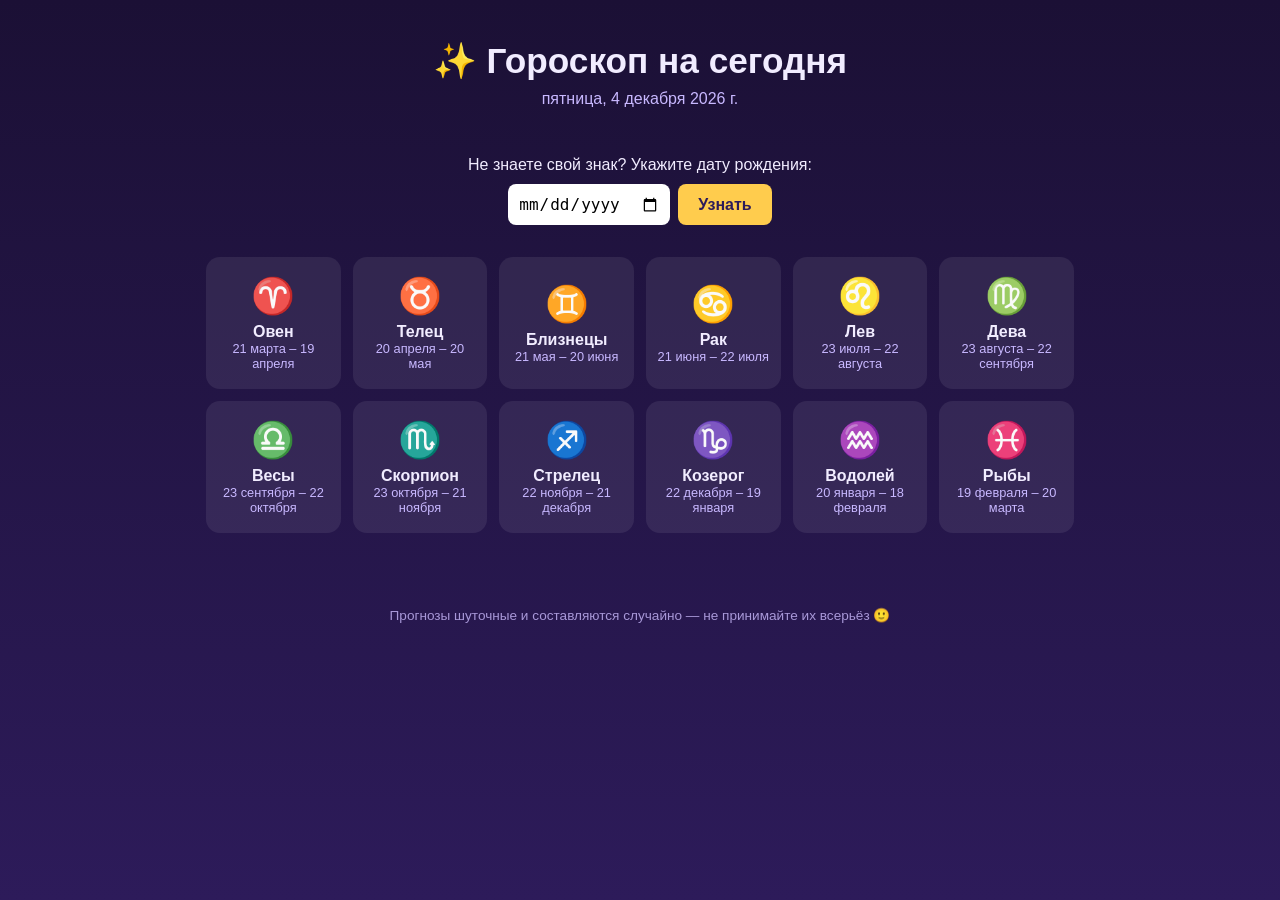
<file: index.html>
<!DOCTYPE html>
<html lang="ru">
<head>
  <meta charset="UTF-8">
  <meta name="viewport" content="width=device-width, initial-scale=1.0">
  <title>Гороскоп на сегодня</title>
  <link rel="stylesheet" href="style.css">
</head>
<body>

  <!-- Шапка сайта -->
  <header>
    <h1>✨ Гороскоп на сегодня</h1>
    <p id="today"></p>
  </header>

  <main>
    <!-- Блок «Узнать свой знак» -->
    <section class="find-sign">
      <label for="birthday">Не знаете свой знак? Укажите дату рождения:</label>
      <div class="find-row">
        <input type="date" id="birthday">
        <button id="find-btn">Узнать</button>
      </div>
    </section>

    <!-- Сюда скрипт сам добавит 12 карточек знаков -->
    <section class="signs" id="signs"></section>

    <!-- Сюда выводится прогноз после клика по знаку -->
    <section class="result" id="result" hidden>
      <div class="result-symbol" id="result-symbol"></div>
      <h2 id="result-name"></h2>
      <p class="result-dates" id="result-dates"></p>
      <p class="result-text" id="result-text"></p>
      <p class="result-extra" id="result-extra"></p>
    </section>
  </main>

  <footer>
    <p>Прогнозы шуточные и составляются случайно — не принимайте их всерьёз 🙂</p>
  </footer>

  <script src="script.js"></script>
</body>
</html>
</file>
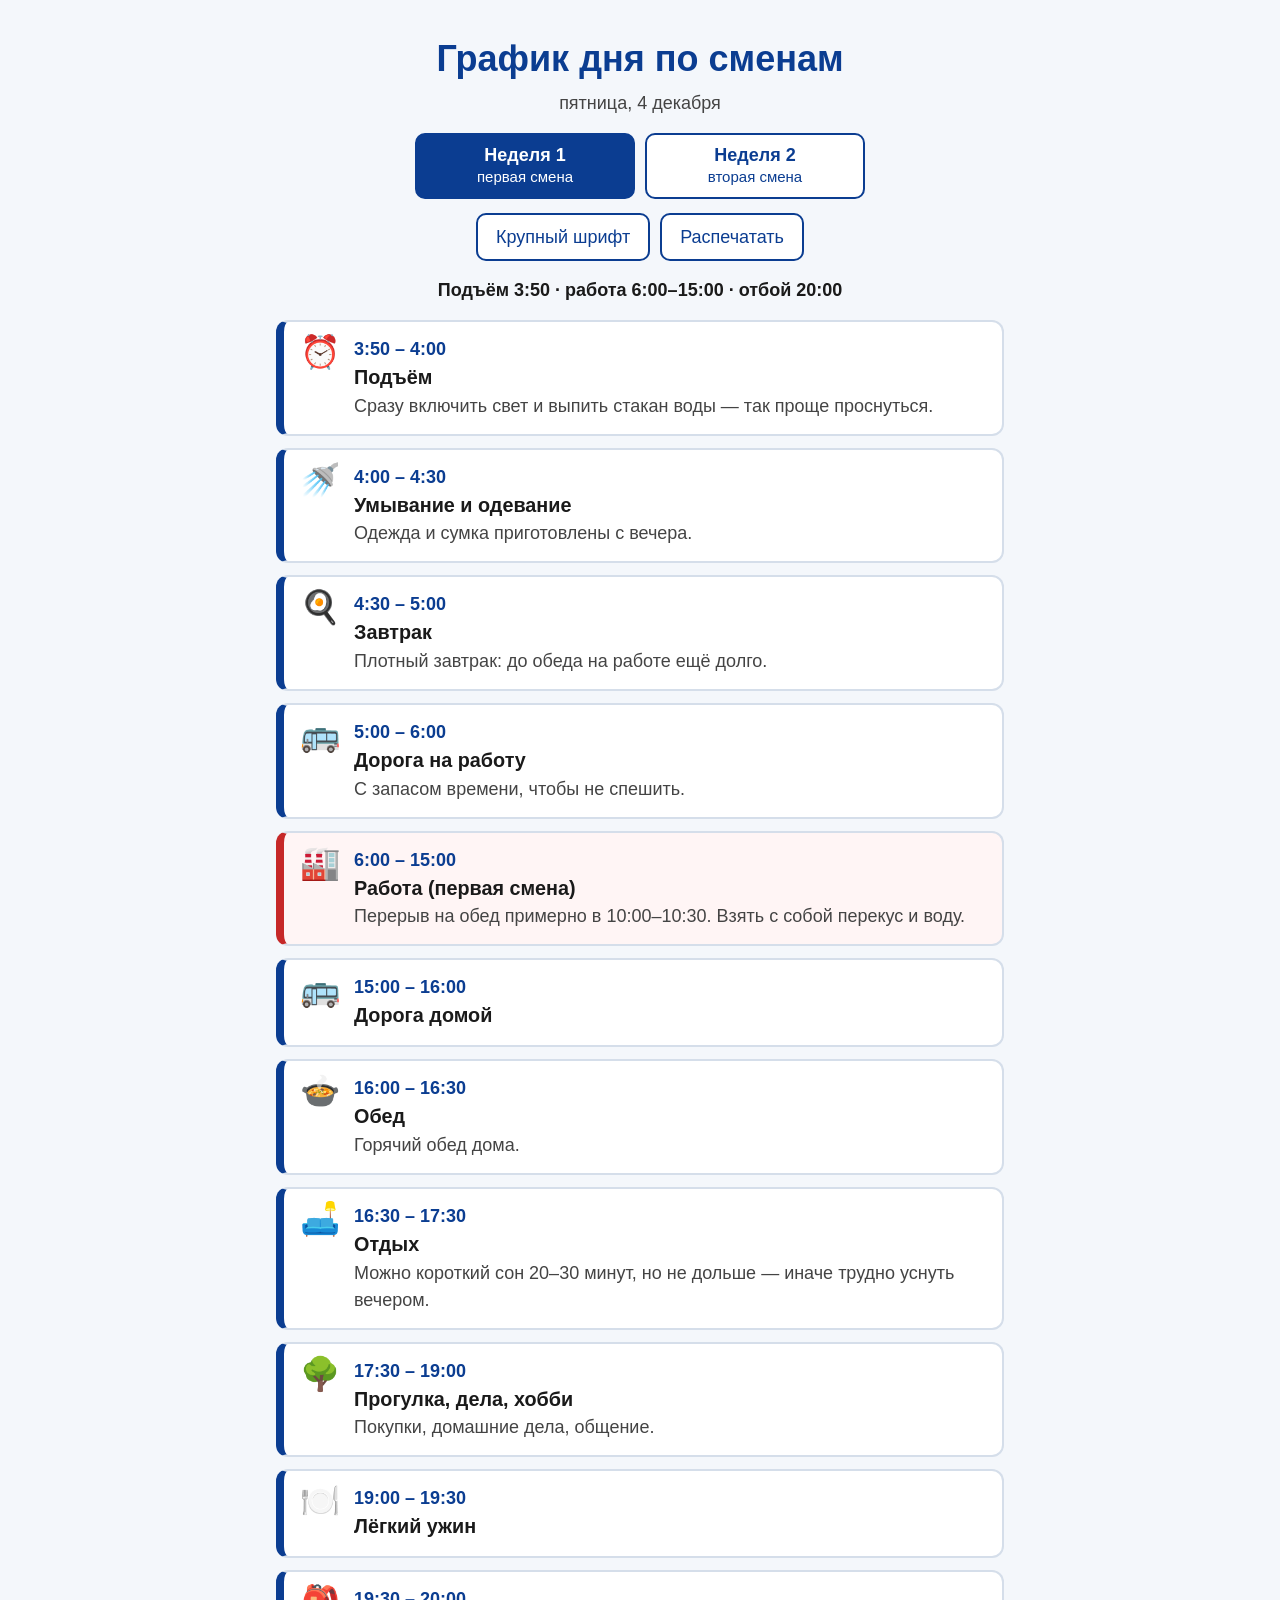
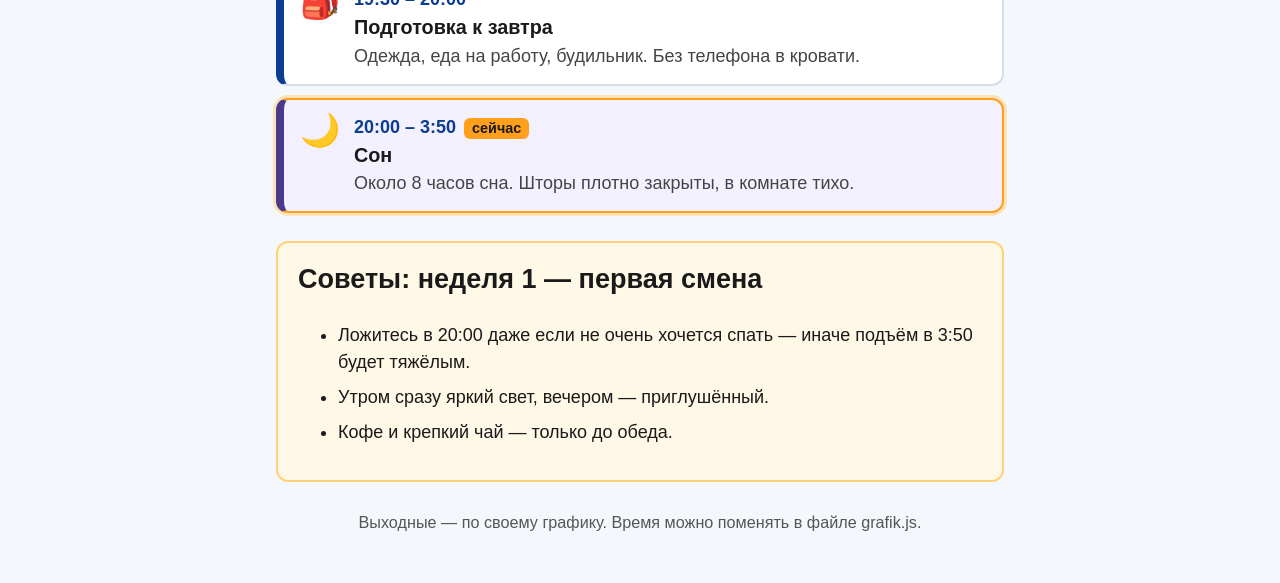
<file: grafik.html>
<!DOCTYPE html>
<html lang="ru">
<head>
  <meta charset="UTF-8">
  <meta name="viewport" content="width=device-width, initial-scale=1.0">
  <title>График смен</title>
  <!-- Берём готовое оформление от распорядка дня и добавляем стили вкладок -->
  <link rel="stylesheet" href="raspisanie.css">
  <link rel="stylesheet" href="grafik.css">
</head>
<body>

  <header>
    <h1>График дня по сменам</h1>
    <p id="today"></p>

    <!-- Вкладки для переключения недель -->
    <div class="tabs" role="tablist">
      <button class="tab" role="tab" data-week="0">Неделя 1<br><small>первая смена</small></button>
      <button class="tab" role="tab" data-week="1">Неделя 2<br><small>вторая смена</small></button>
    </div>

    <div class="toolbar">
      <button id="font-btn" aria-pressed="false">Крупный шрифт</button>
      <button id="print-btn">Распечатать</button>
    </div>

    <p class="summary" id="summary"></p>
  </header>

  <main>
    <!-- Сюда скрипт добавит график выбранной недели -->
    <ol class="schedule" id="schedule"></ol>

    <section class="reminders">
      <h2 id="tips-title"></h2>
      <ul id="tips"></ul>
    </section>
  </main>

  <footer>
    <p>Выходные — по своему графику. Время можно поменять в файле grafik.js.</p>
  </footer>

  <script src="grafik.js"></script>
</body>
</html>
</file>
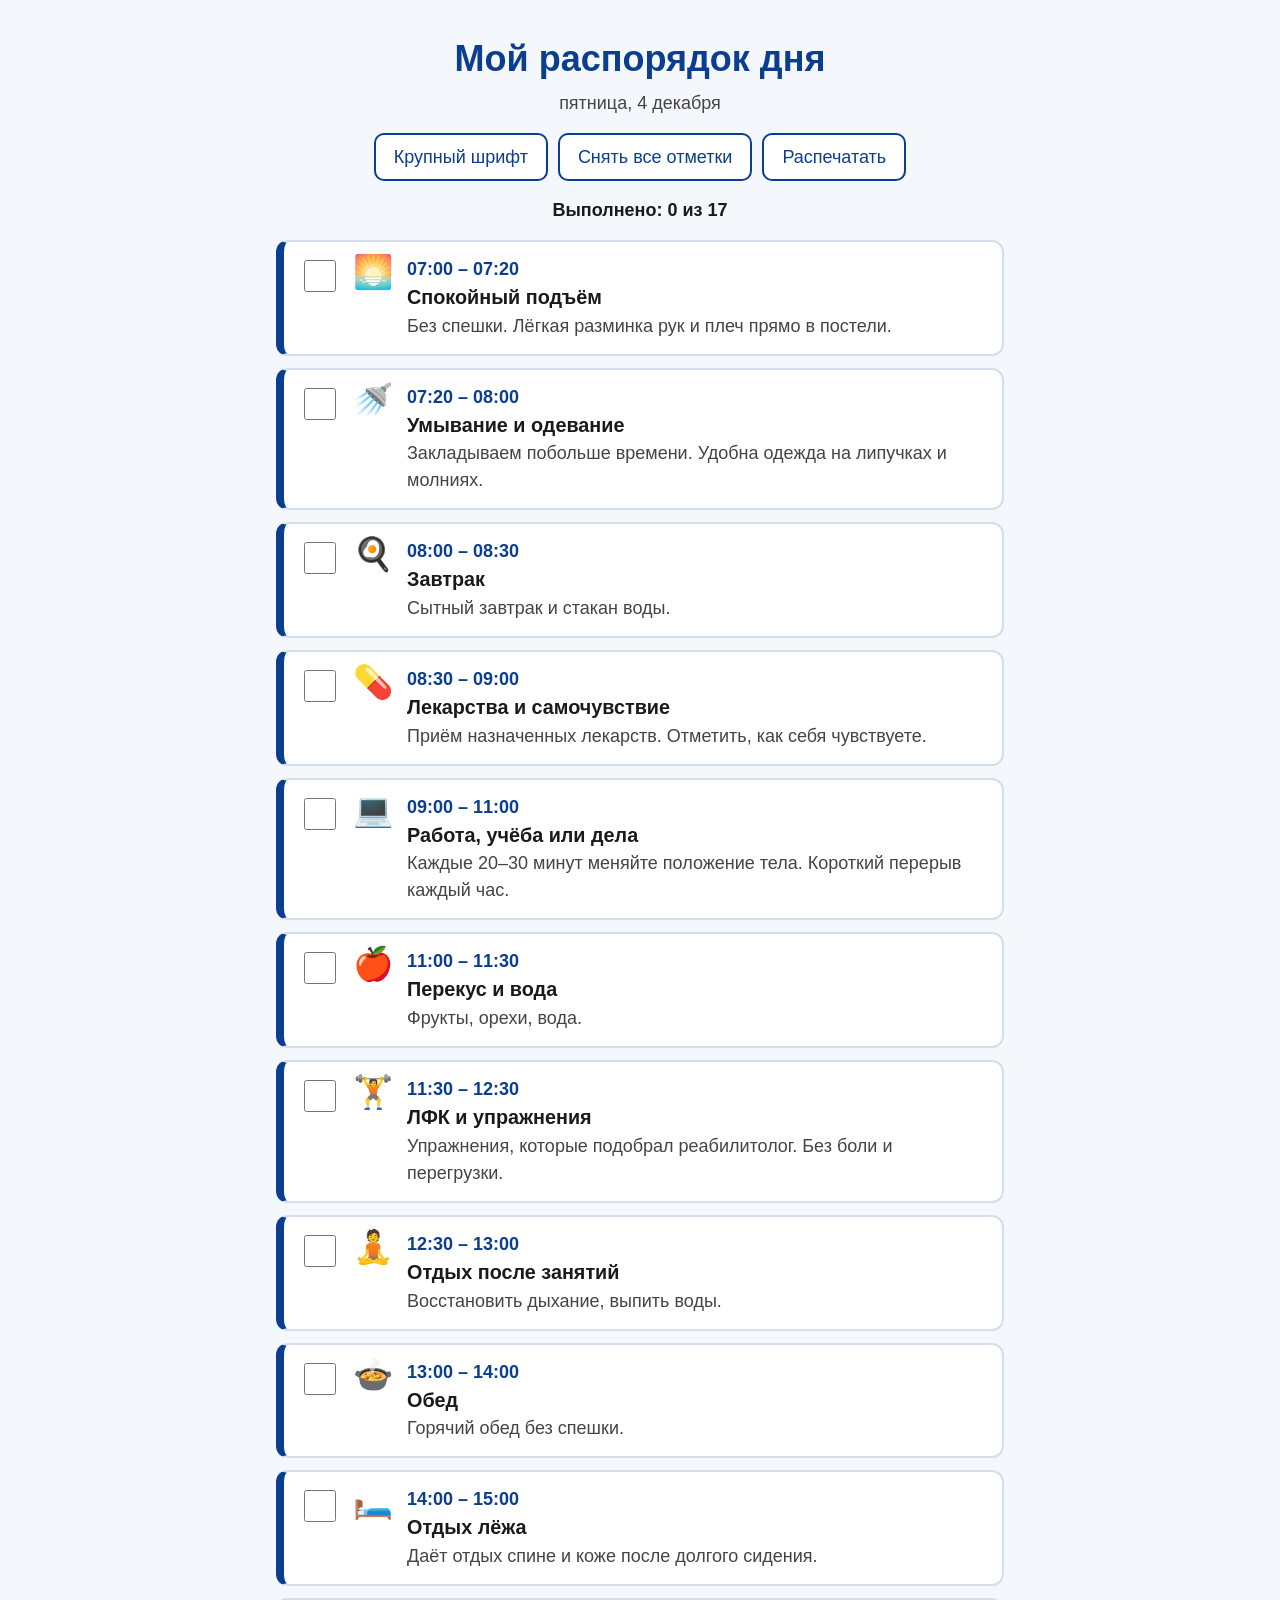
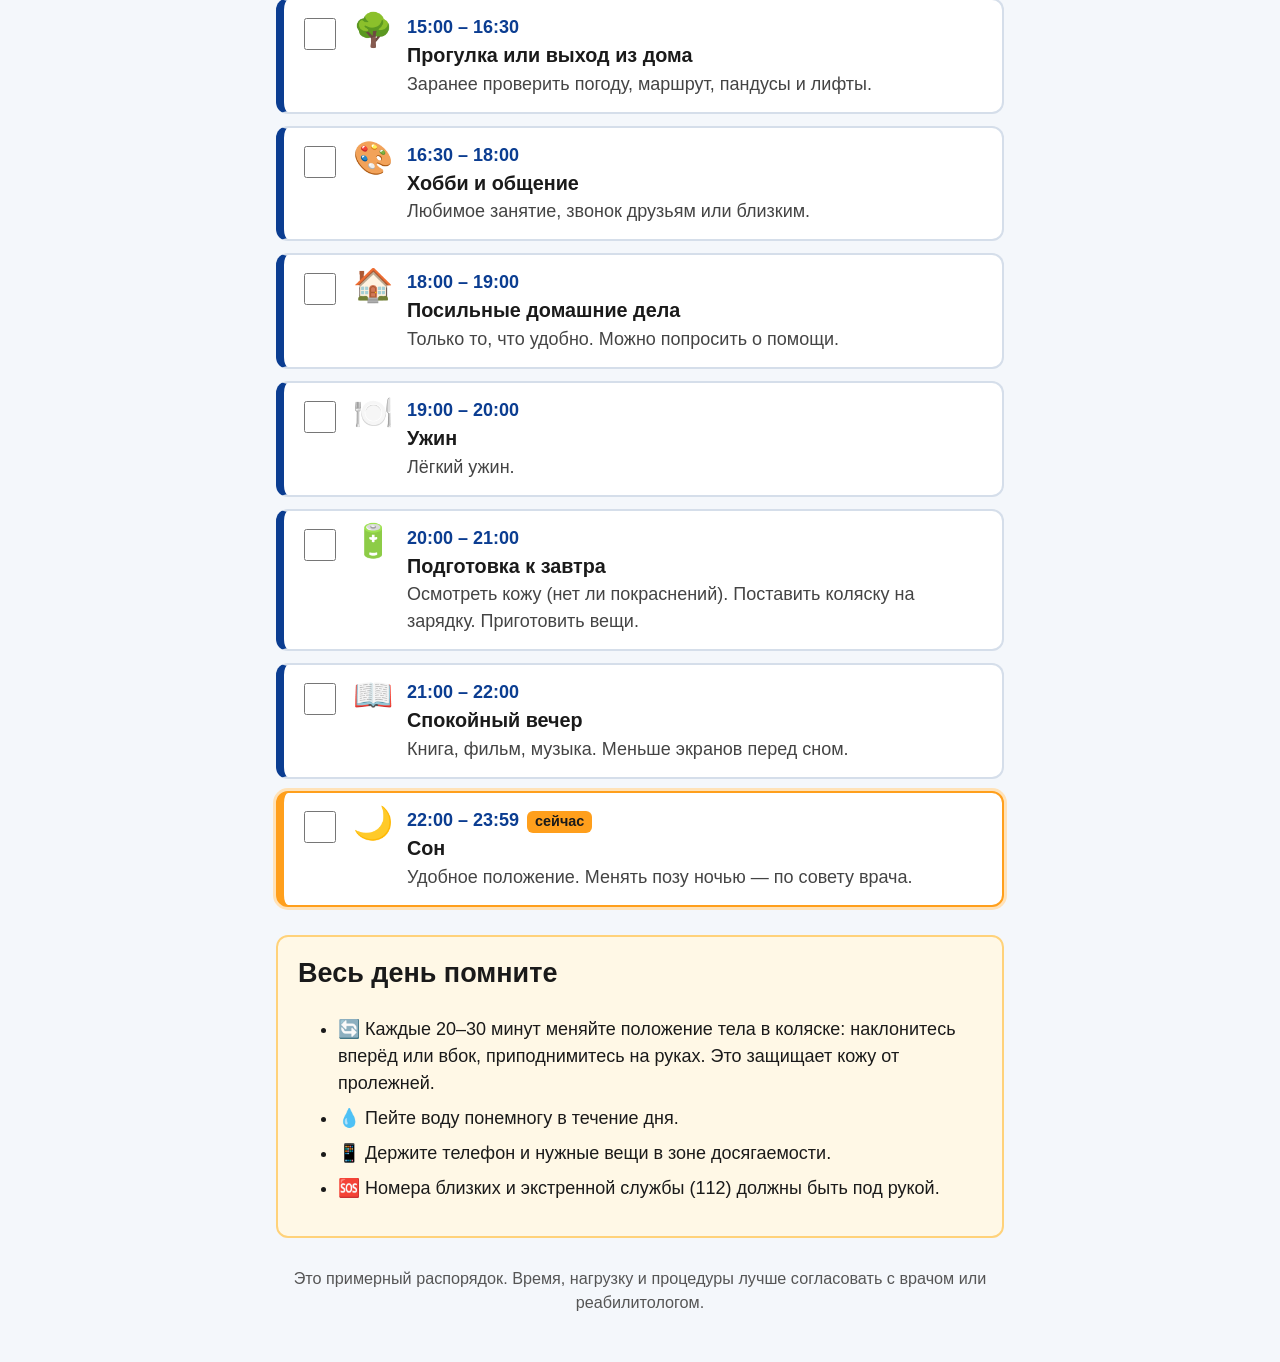
<file: raspisanie.html>
<!DOCTYPE html>
<html lang="ru">
<head>
  <meta charset="UTF-8">
  <meta name="viewport" content="width=device-width, initial-scale=1.0">
  <title>Мой распорядок дня</title>
  <link rel="stylesheet" href="raspisanie.css">
</head>
<body>

  <header>
    <h1>Мой распорядок дня</h1>
    <p id="today"></p>

    <!-- Панель: крупный шрифт, сброс отметок, печать -->
    <div class="toolbar">
      <button id="font-btn" aria-pressed="false">Крупный шрифт</button>
      <button id="reset-btn">Снять все отметки</button>
      <button id="print-btn">Распечатать</button>
    </div>

    <p class="progress" id="progress" aria-live="polite"></p>
  </header>

  <main>
    <!-- Сюда скрипт добавит пункты распорядка -->
    <ol class="schedule" id="schedule"></ol>

    <!-- Постоянные напоминания на весь день -->
    <section class="reminders">
      <h2>Весь день помните</h2>
      <ul>
        <li>🔄 Каждые 20–30 минут меняйте положение тела в коляске: наклонитесь вперёд или вбок, приподнимитесь на руках. Это защищает кожу от пролежней.</li>
        <li>💧 Пейте воду понемногу в течение дня.</li>
        <li>📱 Держите телефон и нужные вещи в зоне досягаемости.</li>
        <li>🆘 Номера близких и экстренной службы (112) должны быть под рукой.</li>
      </ul>
    </section>
  </main>

  <footer>
    <p>Это примерный распорядок. Время, нагрузку и процедуры лучше согласовать с врачом или реабилитологом.</p>
  </footer>

  <script src="raspisanie.js"></script>
</body>
</html>
</file>
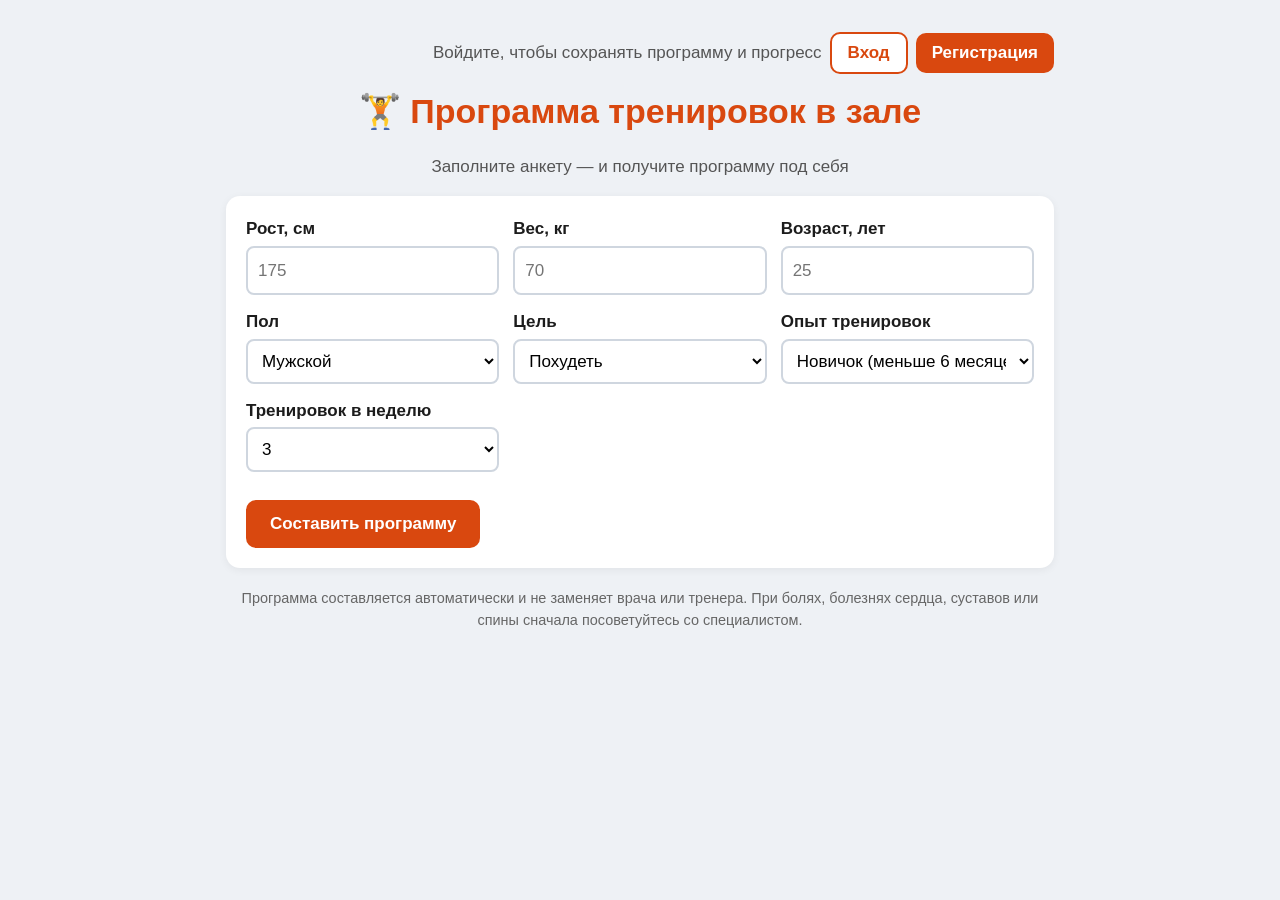
<file: trenirovki.html>
<!DOCTYPE html>
<html lang="ru">
<head>
  <meta charset="UTF-8">
  <meta name="viewport" content="width=device-width, initial-scale=1.0">
  <title>Программа тренировок</title>
  <link rel="stylesheet" href="trenirovki.css">
</head>
<body>

  <header>
    <!-- Полоска входа: скрипт покажет «Вход / Регистрация» или имя и «Выйти» -->
    <div class="auth-bar" id="auth-bar"></div>

    <h1>🏋️ Программа тренировок в зале</h1>
    <p>Заполните анкету — и получите программу под себя</p>
  </header>

  <main>
    <!-- Окно входа и регистрации -->
    <section class="card" id="auth-card" hidden>
      <h2 id="auth-title"></h2>
      <form id="auth-form">
        <div class="grid">
          <label>Логин
            <input type="text" id="auth-login" autocomplete="username" required>
          </label>
          <label>Пароль
            <input type="password" id="auth-pass" required>
          </label>
          <label id="auth-pass2-wrap">Повторите пароль
            <input type="password" id="auth-pass2" autocomplete="new-password">
          </label>
        </div>
        <p class="error" id="auth-error" role="alert"></p>
        <button type="submit" id="auth-submit"></button>
        <button type="button" class="link-btn" id="auth-switch"></button>
        <button type="button" class="link-btn" id="auth-close">Закрыть</button>
      </form>
      <p class="warn">⚠️ Учебная регистрация: аккаунты хранятся только в этом браузере на этом компьютере.
        Не используйте пароль от других сайтов.</p>
    </section>

    <!-- Мой прогресс: виден только после входа -->
    <section class="card" id="progress" hidden></section>

    <!-- Анкета -->
    <form id="form" class="card">
      <div class="grid">
        <label>Рост, см
          <input type="number" id="height" min="120" max="230" required placeholder="175">
        </label>
        <label>Вес, кг
          <input type="number" id="weight" min="30" max="250" step="0.1" required placeholder="70">
        </label>
        <label>Возраст, лет
          <input type="number" id="age" min="14" max="90" required placeholder="25">
        </label>
        <label>Пол
          <select id="sex">
            <option value="m">Мужской</option>
            <option value="f">Женский</option>
          </select>
        </label>
        <label>Цель
          <select id="goal">
            <option value="loss">Похудеть</option>
            <option value="mass">Набрать мышечную массу</option>
            <option value="strength">Стать сильнее</option>
            <option value="tone">Поддерживать форму</option>
          </select>
        </label>
        <label>Опыт тренировок
          <select id="level">
            <option value="beginner">Новичок (меньше 6 месяцев)</option>
            <option value="middle">Средний (6 месяцев – 2 года)</option>
            <option value="advanced">Опытный (больше 2 лет)</option>
          </select>
        </label>
        <label>Тренировок в неделю
          <select id="days">
            <option value="2">2</option>
            <option value="3" selected>3</option>
            <option value="4">4</option>
            <option value="5">5</option>
          </select>
        </label>
      </div>
      <p class="error" id="error" role="alert"></p>
      <button type="submit">Составить программу</button>
    </form>

    <!-- Результат: скрипт заполнит этот блок -->
    <div id="result" hidden>
      <section class="card stats" id="stats"></section>
      <section id="program"></section>
      <section class="card" id="notes"></section>
      <p class="center"><button id="print-btn" type="button">Распечатать программу</button></p>
    </div>
  </main>

  <footer>
    <p>Программа составляется автоматически и не заменяет врача или тренера.
      При болях, болезнях сердца, суставов или спины сначала посоветуйтесь со специалистом.</p>
  </footer>

  <script src="trenirovki.js"></script>
</body>
</html>
</file>
<file: style.css>
/* Общие настройки страницы */
* {
  box-sizing: border-box;
}

body {
  margin: 0;
  font-family: "Segoe UI", Arial, sans-serif;
  color: #f1ecff;
  /* Тёмно-фиолетовый «ночной» фон */
  background: linear-gradient(180deg, #1b1035 0%, #2d1b5a 100%);
  min-height: 100vh;
}

/* Шапка */
header {
  text-align: center;
  padding: 40px 16px 16px;
}

header h1 {
  margin: 0;
  font-size: 2.2rem;
}

#today {
  color: #c8b8ff;
  margin-top: 8px;
}

main {
  max-width: 900px;
  margin: 0 auto;
  padding: 0 16px 40px;
}

/* Блок «Узнать свой знак» */
.find-sign {
  text-align: center;
  margin: 16px 0 32px;
}

.find-row {
  display: flex;
  gap: 8px;
  justify-content: center;
  margin-top: 10px;
  flex-wrap: wrap;
}

input[type="date"] {
  padding: 10px;
  border-radius: 8px;
  border: none;
  font-size: 1rem;
}

button {
  padding: 10px 20px;
  border: none;
  border-radius: 8px;
  background: #ffcc4d;
  color: #2d1b5a;
  font-size: 1rem;
  font-weight: bold;
  cursor: pointer;
}

button:hover {
  background: #ffe08a;
}

/* Сетка из 12 знаков */
.signs {
  display: grid;
  grid-template-columns: repeat(auto-fill, minmax(130px, 1fr));
  gap: 12px;
}

.sign-card {
  background: rgba(255, 255, 255, 0.08);
  border: 2px solid transparent;
  border-radius: 14px;
  padding: 16px 8px;
  text-align: center;
  color: inherit;
  font-weight: normal;
  transition: transform 0.15s, border-color 0.15s;
}

.sign-card:hover {
  background: rgba(255, 255, 255, 0.15);
  transform: translateY(-3px);
}

/* Выбранный знак подсвечивается */
.sign-card.active {
  border-color: #ffcc4d;
}

.sign-card .symbol {
  font-size: 2.2rem;
  display: block;
}

.sign-card .name {
  display: block;
  margin-top: 6px;
  font-weight: bold;
}

.sign-card .dates {
  display: block;
  font-size: 0.8rem;
  color: #c8b8ff;
}

/* Блок с прогнозом */
.result {
  margin-top: 32px;
  padding: 28px 20px;
  background: rgba(255, 255, 255, 0.1);
  border-radius: 16px;
  text-align: center;
}

.result-symbol {
  font-size: 3.5rem;
}

.result h2 {
  margin: 8px 0 4px;
}

.result-dates {
  color: #c8b8ff;
  margin: 0 0 16px;
}

.result-text {
  font-size: 1.15rem;
  line-height: 1.6;
}

.result-extra {
  color: #ffcc4d;
}

/* Подвал */
footer {
  text-align: center;
  padding: 20px 16px;
  font-size: 0.85rem;
  color: #a898d8;
}
</file>
<file: raspisanie.css>
/* Общие настройки: светлый фон и тёмный текст для хорошей контрастности */
* {
  box-sizing: border-box;
}

body {
  margin: 0;
  font-family: "Segoe UI", Arial, sans-serif;
  font-size: 18px;
  line-height: 1.5;
  color: #1a1a1a;
  background: #f4f7fb;
}

/* Режим «Крупный шрифт» включается кнопкой */
body.big-font {
  font-size: 24px;
}

header,
main,
footer {
  max-width: 760px;
  margin: 0 auto;
  padding: 0 16px;
}

header {
  padding-top: 32px;
  text-align: center;
}

h1 {
  margin: 0;
  font-size: 2em;
  color: #0b3d91;
}

#today {
  margin: 4px 0 16px;
  color: #444;
}

/* Кнопки крупные, чтобы в них было легко попасть */
.toolbar {
  display: flex;
  flex-wrap: wrap;
  justify-content: center;
  gap: 10px;
}

button {
  min-height: 48px;
  padding: 10px 18px;
  font-size: 1em;
  font-family: inherit;
  border: 2px solid #0b3d91;
  border-radius: 10px;
  background: #ffffff;
  color: #0b3d91;
  cursor: pointer;
}

button:hover,
button[aria-pressed="true"] {
  background: #0b3d91;
  color: #ffffff;
}

/* Заметная рамка при управлении с клавиатуры */
button:focus-visible,
input:focus-visible {
  outline: 4px solid #ff9f1c;
  outline-offset: 2px;
}

.progress {
  font-weight: bold;
  margin: 16px 0;
}

/* Список дел */
.schedule {
  list-style: none;
  padding: 0;
  margin: 0;
}

.item {
  display: flex;
  gap: 14px;
  align-items: flex-start;
  background: #ffffff;
  border: 2px solid #d5deea;
  border-left: 8px solid #0b3d91;
  border-radius: 12px;
  padding: 14px 16px;
  margin-bottom: 12px;
}

/* Дело, которое идёт прямо сейчас */
.item.now {
  border-color: #ff9f1c;
  box-shadow: 0 0 0 3px #ffe2b8;
}

/* Выполненное дело */
.item.done {
  background: #eef7ee;
  border-left-color: #2e7d32;
}

.item.done .title {
  text-decoration: line-through;
  color: #555;
}

/* Большая галочка: вся строка нажимается, а не только квадратик */
.item label {
  display: flex;
  gap: 14px;
  align-items: flex-start;
  width: 100%;
  cursor: pointer;
}

.item input[type="checkbox"] {
  width: 32px;
  height: 32px;
  flex-shrink: 0;
  margin-top: 4px;
  accent-color: #2e7d32;
  cursor: pointer;
}

.icon {
  font-size: 1.8em;
  line-height: 1;
}

.time {
  display: block;
  font-weight: bold;
  color: #0b3d91;
}

.title {
  display: block;
  font-weight: bold;
  font-size: 1.1em;
}

.note {
  display: block;
  color: #444;
}

.now-badge {
  display: inline-block;
  margin-left: 8px;
  padding: 0 8px;
  border-radius: 6px;
  background: #ff9f1c;
  color: #1a1a1a;
  font-size: 0.8em;
}

/* Блок напоминаний */
.reminders {
  margin: 28px 0;
  padding: 16px 20px;
  background: #fff8e6;
  border: 2px solid #ffd27a;
  border-radius: 12px;
}

.reminders h2 {
  margin-top: 0;
}

.reminders li {
  margin-bottom: 8px;
}

footer {
  padding-bottom: 32px;
  color: #555;
  font-size: 0.9em;
  text-align: center;
}

/* При печати убираем кнопки */
@media print {
  .toolbar,
  .progress {
    display: none;
  }
  body {
    background: #ffffff;
  }
}
</file>
<file: grafik.css>
/* Вкладки «Неделя 1» / «Неделя 2» */
.tabs {
  display: flex;
  justify-content: center;
  gap: 10px;
  margin-bottom: 14px;
}

.tab {
  flex: 1;
  max-width: 220px;
  font-weight: bold;
}

.tab small {
  font-weight: normal;
}

/* Выбранная вкладка */
.tab[aria-selected="true"] {
  background: #0b3d91;
  color: #ffffff;
}

.summary {
  font-weight: bold;
  margin: 16px 0;
}

/* Работа выделяется другим цветом, сон — тёмным */
.item.work {
  border-left-color: #c62828;
  background: #fff5f5;
}

.item.sleep {
  border-left-color: #4a3a8c;
  background: #f3f0ff;
}

@media print {
  .tabs .tab[aria-selected="false"] {
    display: none;
  }
}
</file>
<file: trenirovki.css>
/* Общие настройки */
* {
  box-sizing: border-box;
}

body {
  margin: 0;
  font-family: "Segoe UI", Arial, sans-serif;
  font-size: 17px;
  line-height: 1.5;
  color: #1c1c1c;
  background: #eef1f5;
}

header,
main,
footer {
  max-width: 860px;
  margin: 0 auto;
  padding: 0 16px;
}

header {
  text-align: center;
  padding-top: 32px;
}

header h1 {
  margin: 0;
  color: #d9480f;
}

header p {
  color: #555;
}

/* Белые «карточки» */
.card {
  background: #ffffff;
  border-radius: 14px;
  padding: 20px;
  margin-bottom: 20px;
  box-shadow: 0 2px 8px rgba(0, 0, 0, 0.06);
}

/* Анкета: поля в две колонки, на телефоне — в одну */
.grid {
  display: grid;
  grid-template-columns: repeat(auto-fit, minmax(220px, 1fr));
  gap: 14px;
}

label {
  display: flex;
  flex-direction: column;
  font-weight: bold;
  gap: 4px;
}

input,
select {
  font: inherit;
  font-weight: normal;
  padding: 10px;
  border: 2px solid #cfd6df;
  border-radius: 8px;
  background: #ffffff;
}

input:focus,
select:focus,
button:focus-visible {
  outline: 3px solid #ffa94d;
  outline-offset: 1px;
}

button {
  margin-top: 16px;
  min-height: 48px;
  padding: 10px 24px;
  font: inherit;
  font-weight: bold;
  color: #ffffff;
  background: #d9480f;
  border: none;
  border-radius: 10px;
  cursor: pointer;
}

button:hover {
  background: #b83c0c;
}

.error {
  color: #c92a2a;
  font-weight: bold;
  margin: 12px 0 0;
}

/* Показатели: ИМТ, калории, белок, вода */
.stats {
  display: grid;
  grid-template-columns: repeat(auto-fit, minmax(160px, 1fr));
  gap: 12px;
  text-align: center;
}

.stat-value {
  display: block;
  font-size: 1.6em;
  font-weight: bold;
  color: #d9480f;
}

.stat-label {
  color: #555;
  font-size: 0.9em;
}

/* Карточка одного тренировочного дня */
.day h2 {
  margin: 0 0 4px;
}

.day .focus {
  margin: 0 0 12px;
  color: #555;
}

/* Таблица упражнений; на узком экране прокручивается внутри карточки */
.table-wrap {
  overflow-x: auto;
}

table {
  width: 100%;
  border-collapse: collapse;
}

th,
td {
  text-align: left;
  padding: 8px 6px;
  border-bottom: 1px solid #e3e7ec;
}

th {
  font-size: 0.85em;
  color: #666;
}

td.num {
  white-space: nowrap;
}

.main-ex {
  font-weight: bold;
}

.extra {
  margin: 12px 0 0;
  color: #333;
}

.notes ul,
#notes ul {
  padding-left: 20px;
}

.center {
  text-align: center;
}

/* Скрытые блоки должны скрываться, даже если у них задан display */
[hidden] {
  display: none !important;
}

/* ===== Вход и регистрация ===== */
.auth-bar {
  display: flex;
  justify-content: flex-end;
  align-items: center;
  flex-wrap: wrap;
  gap: 8px;
  margin-bottom: 12px;
  color: #555;
}

.auth-bar button,
.small-btn {
  margin-top: 0;
  min-height: 40px;
  padding: 6px 16px;
}

/* Кнопка-обводка: менее заметная, чем основная */
.ghost {
  background: #ffffff;
  color: #d9480f;
  border: 2px solid #d9480f;
}

.ghost:hover {
  background: #fff4e6;
}

/* Кнопка, похожая на ссылку */
.link-btn {
  background: none;
  color: #d9480f;
  text-decoration: underline;
  padding: 10px 8px;
}

.link-btn:hover {
  background: none;
  color: #b83c0c;
}

.warn {
  margin: 12px 0 0;
  font-size: 0.85em;
  color: #666;
}

/* ===== Отслеживание ===== */
.w-input {
  width: 90px;
  padding: 6px 8px;
}

.done-btn {
  margin-right: 10px;
}

.saved-msg {
  color: #2b8a3e;
  font-weight: bold;
}

/* Тренировка, отмеченная сегодня */
.day.done-today {
  border-left: 6px solid #2b8a3e;
}

.hint {
  color: #777;
  font-size: 0.9em;
}

.up {
  color: #2b8a3e;
  font-weight: bold;
}

.down {
  color: #c92a2a;
  font-weight: bold;
}

.history {
  padding-left: 20px;
}

.history li {
  margin-bottom: 6px;
}

footer {
  padding-bottom: 32px;
  color: #666;
  font-size: 0.85em;
  text-align: center;
}

/* При печати убираем анкету и кнопки */
@media print {
  #form,
  #auth-card,
  #progress,
  .auth-bar,
  .hint,
  button {
    display: none;
  }
  body {
    background: #ffffff;
  }
  .card {
    box-shadow: none;
    border: 1px solid #ccc;
    break-inside: avoid;
  }
}
</file>
